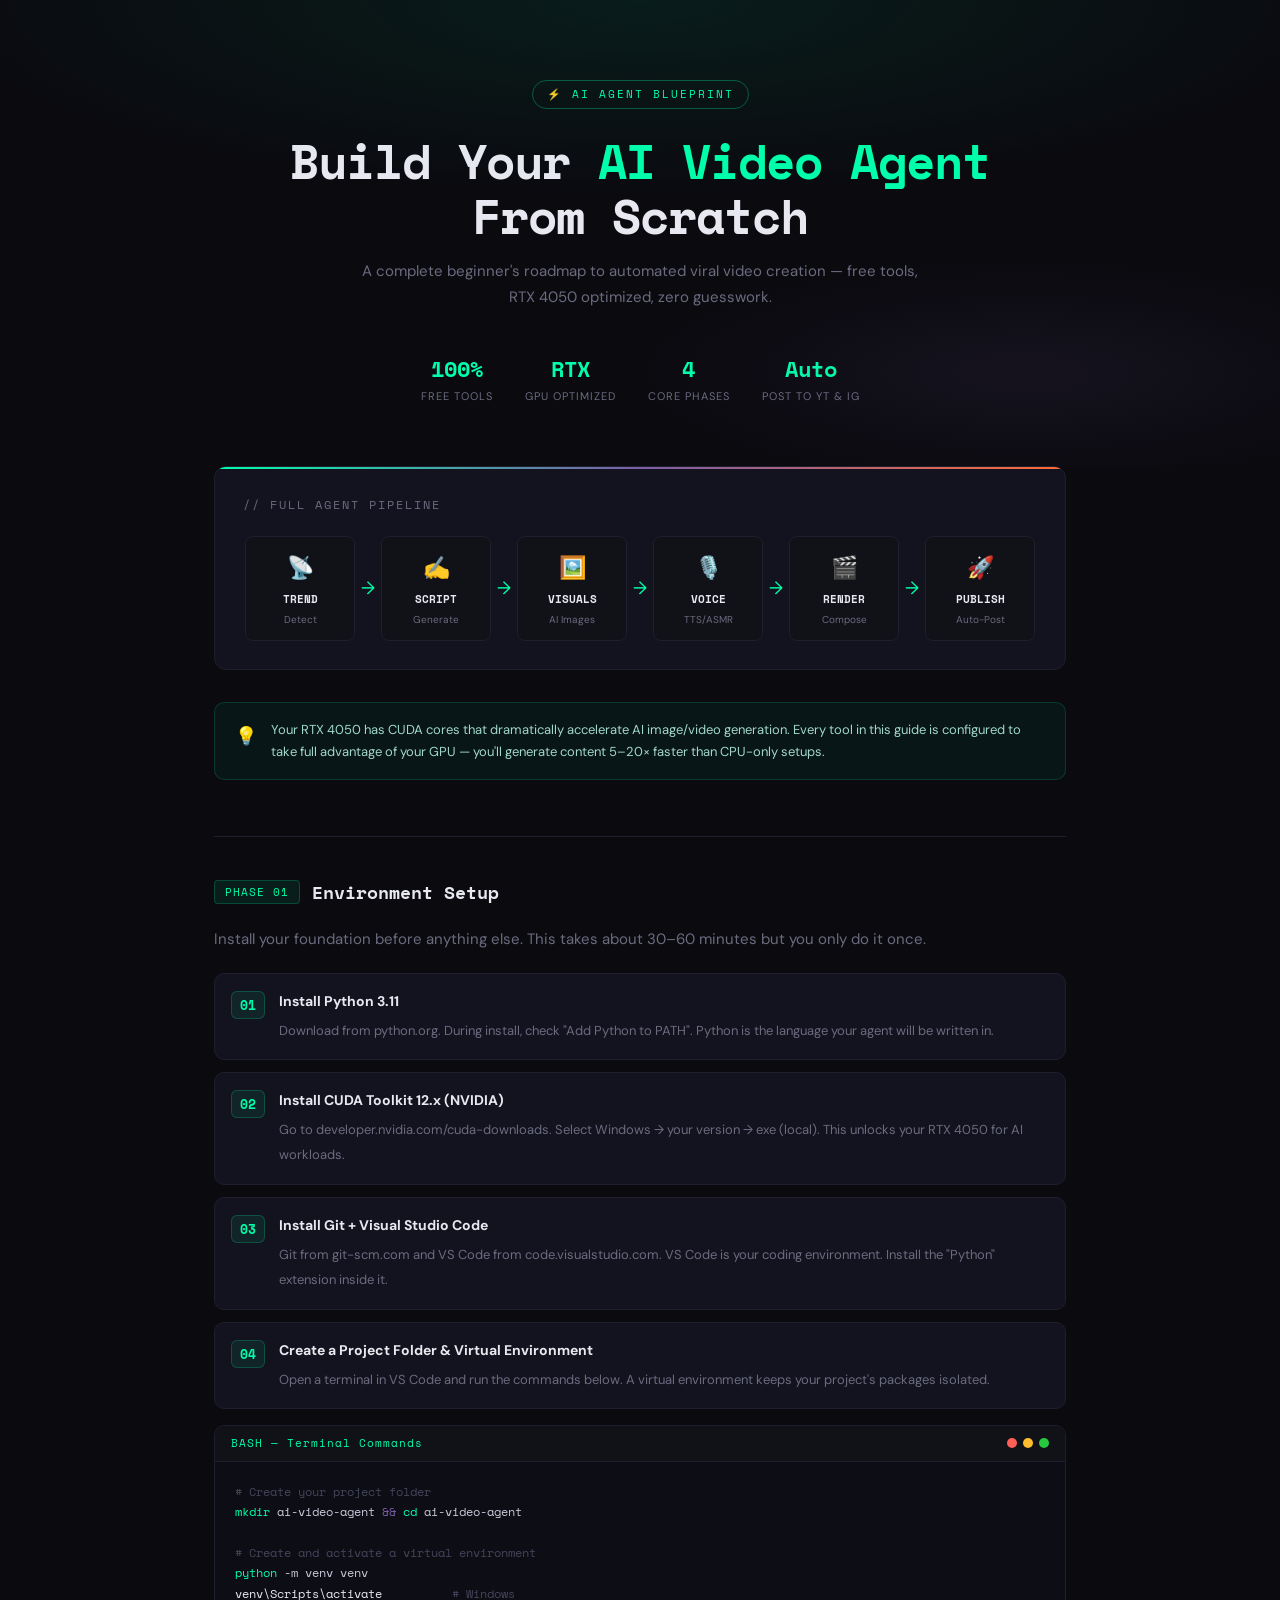
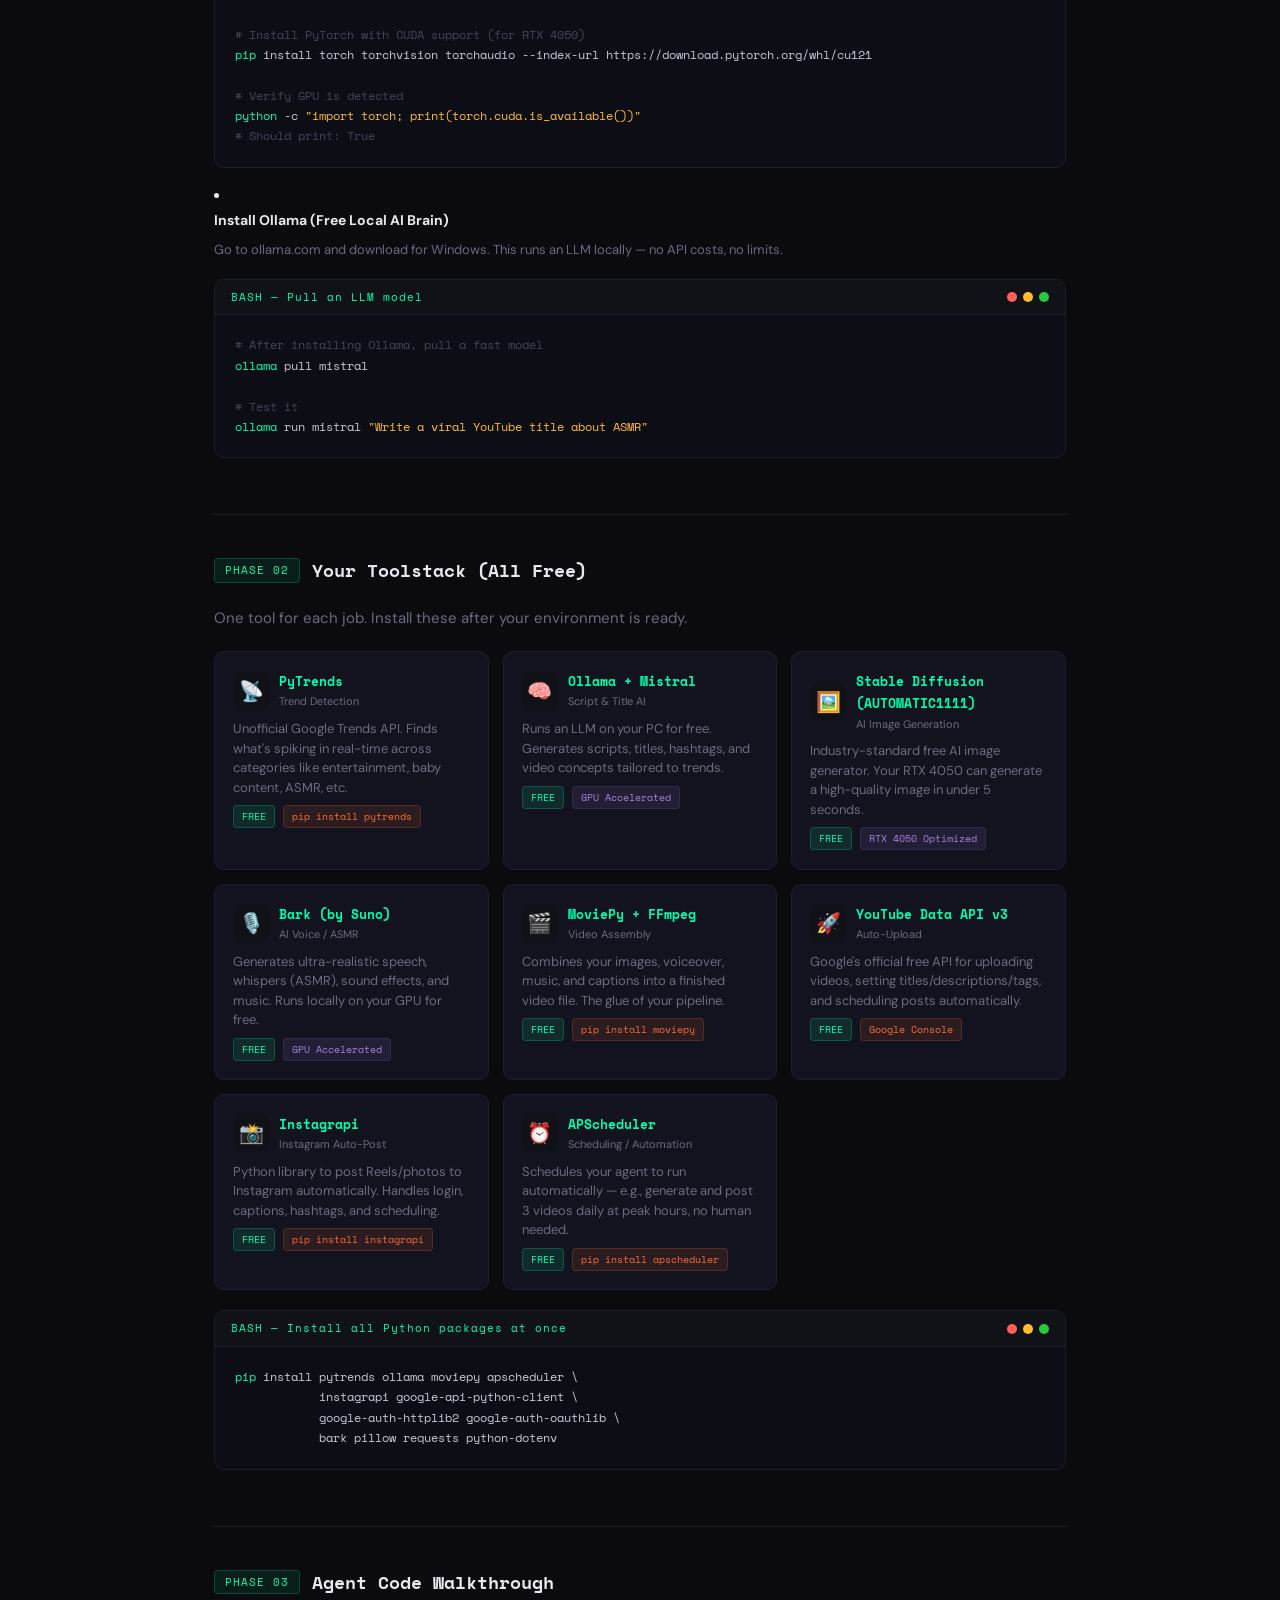
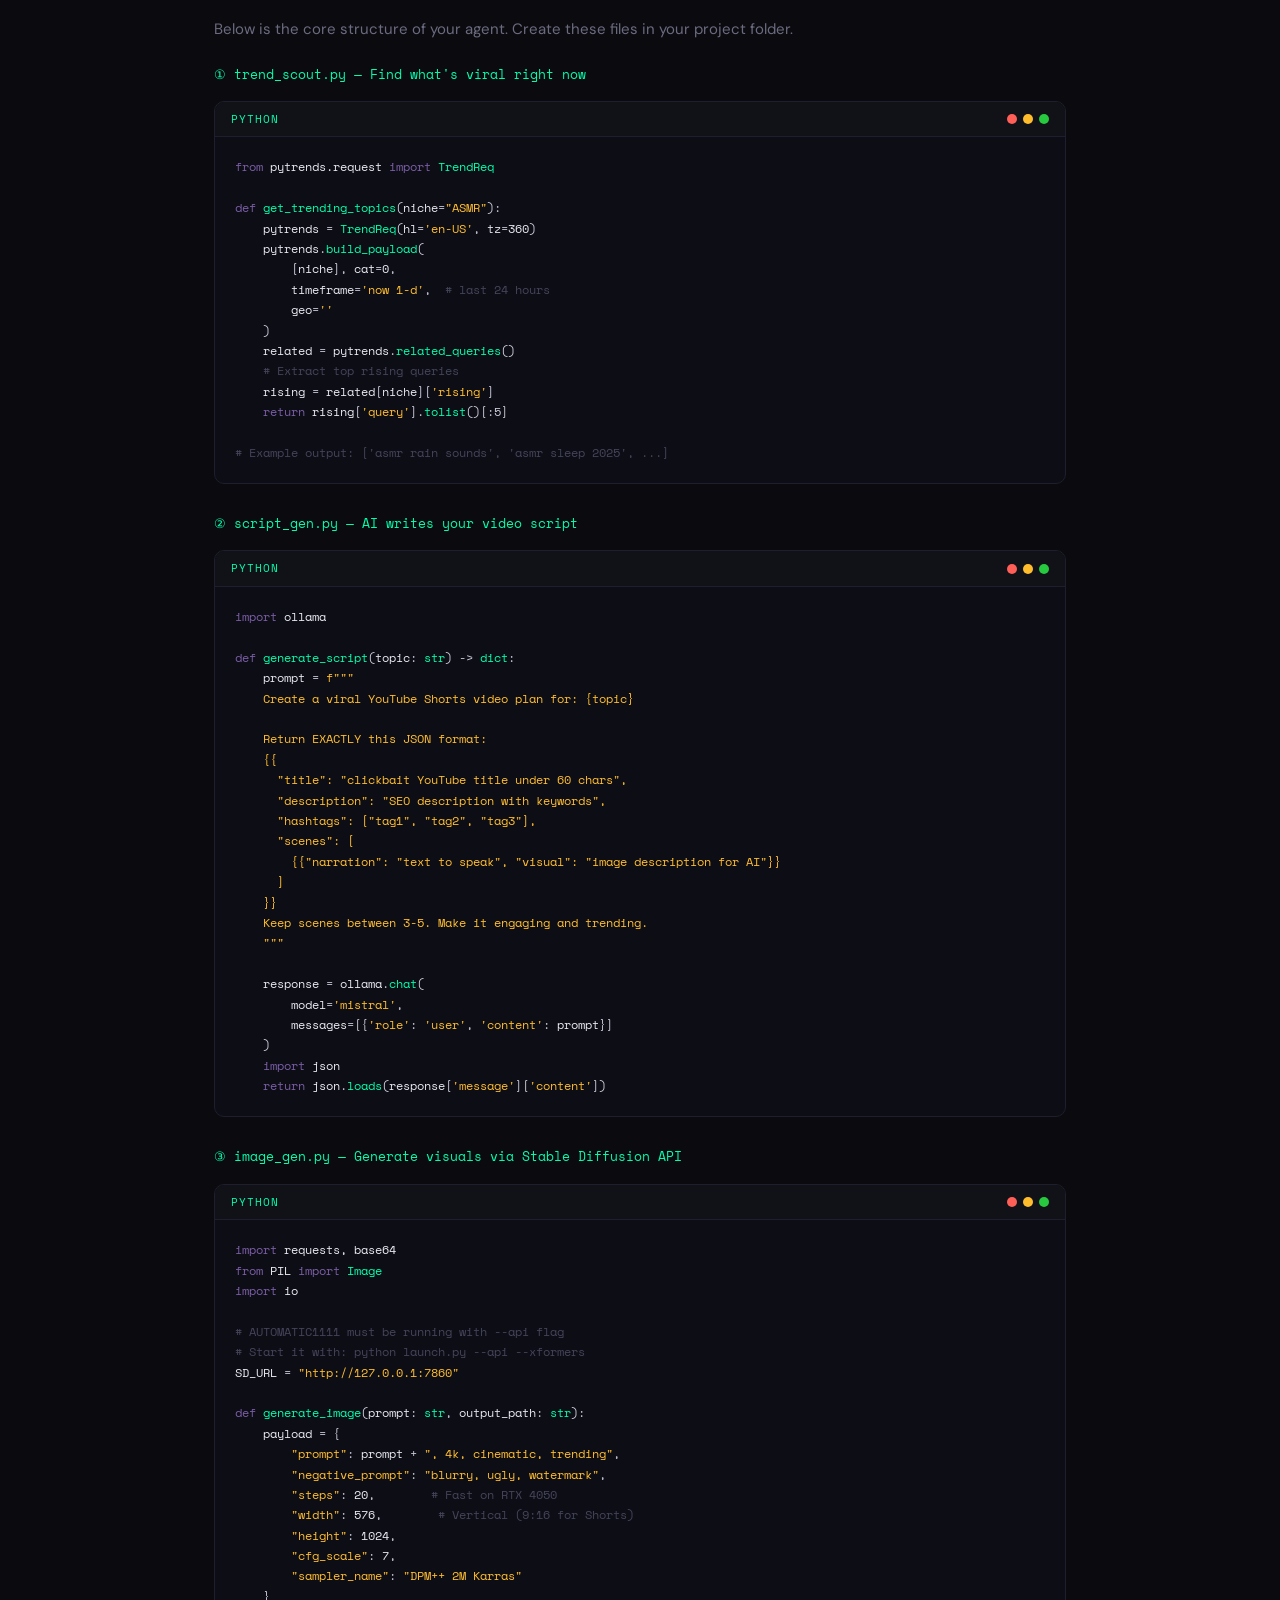
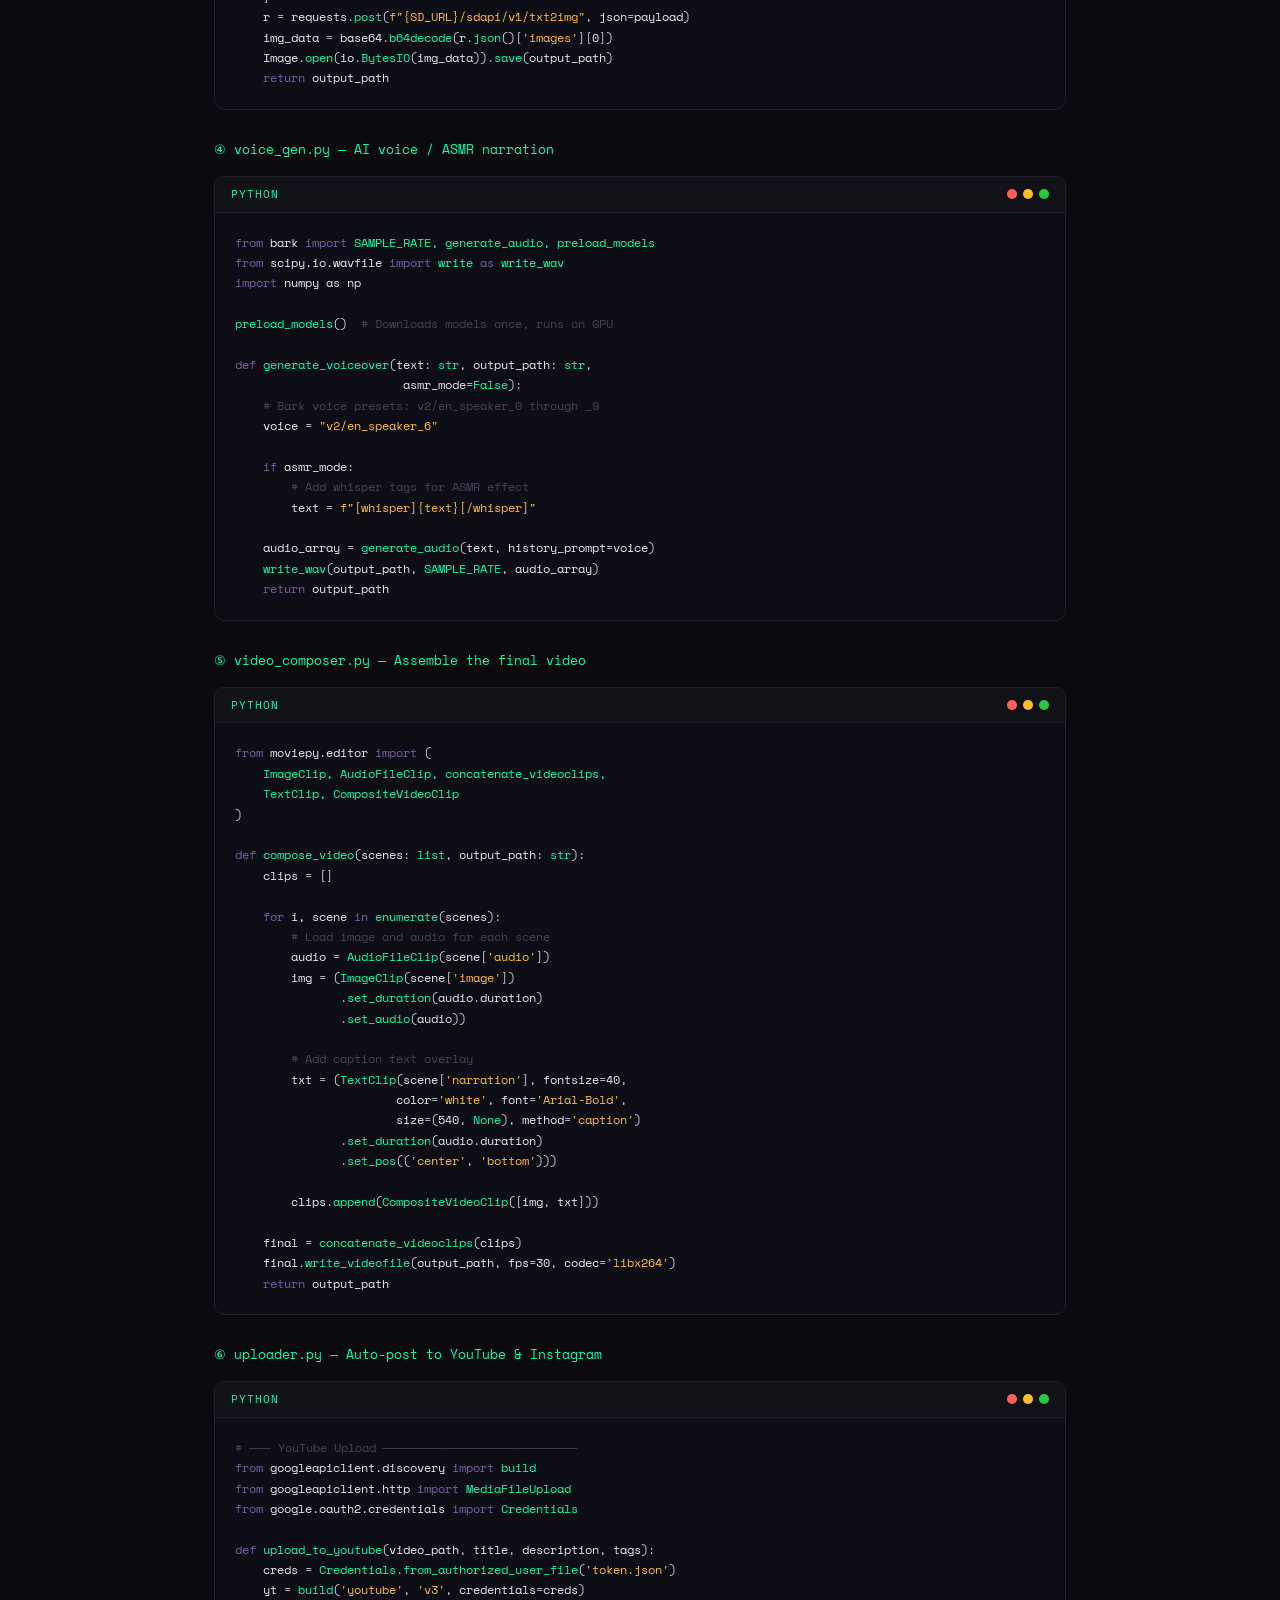
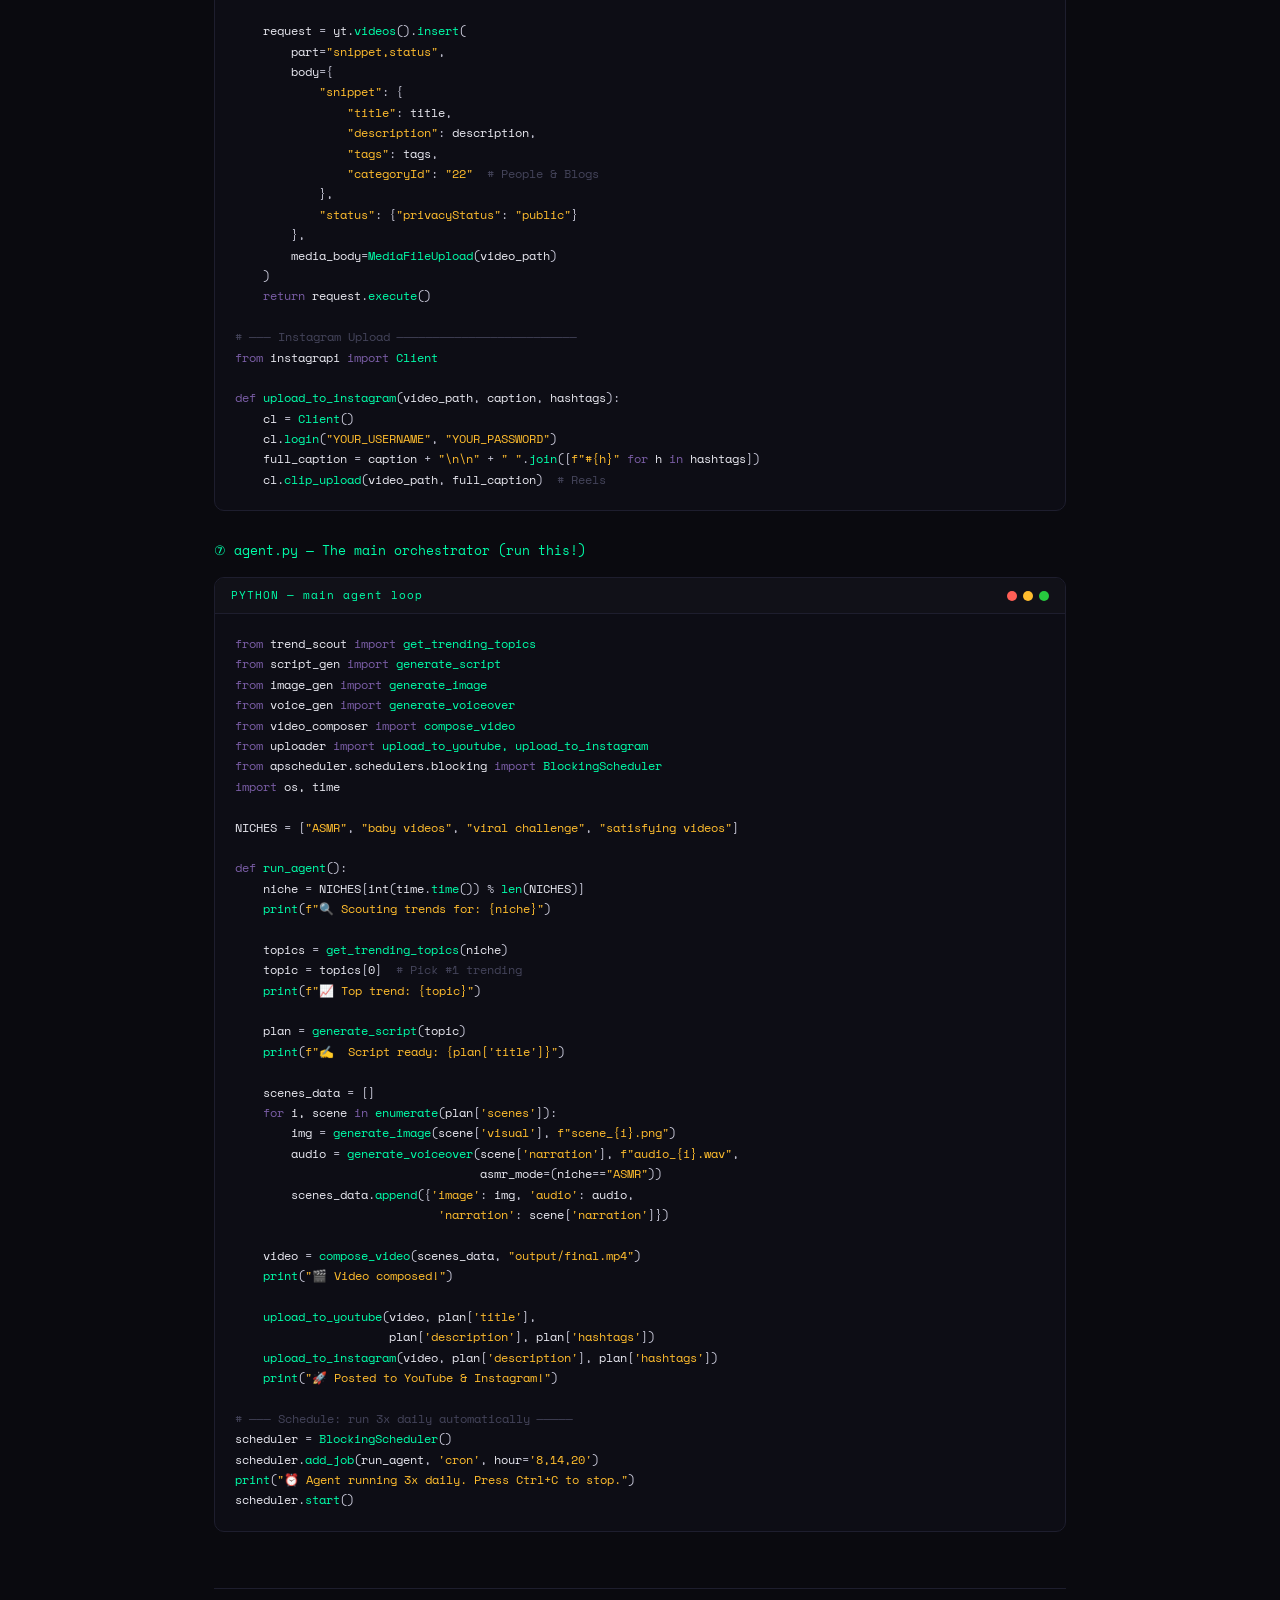
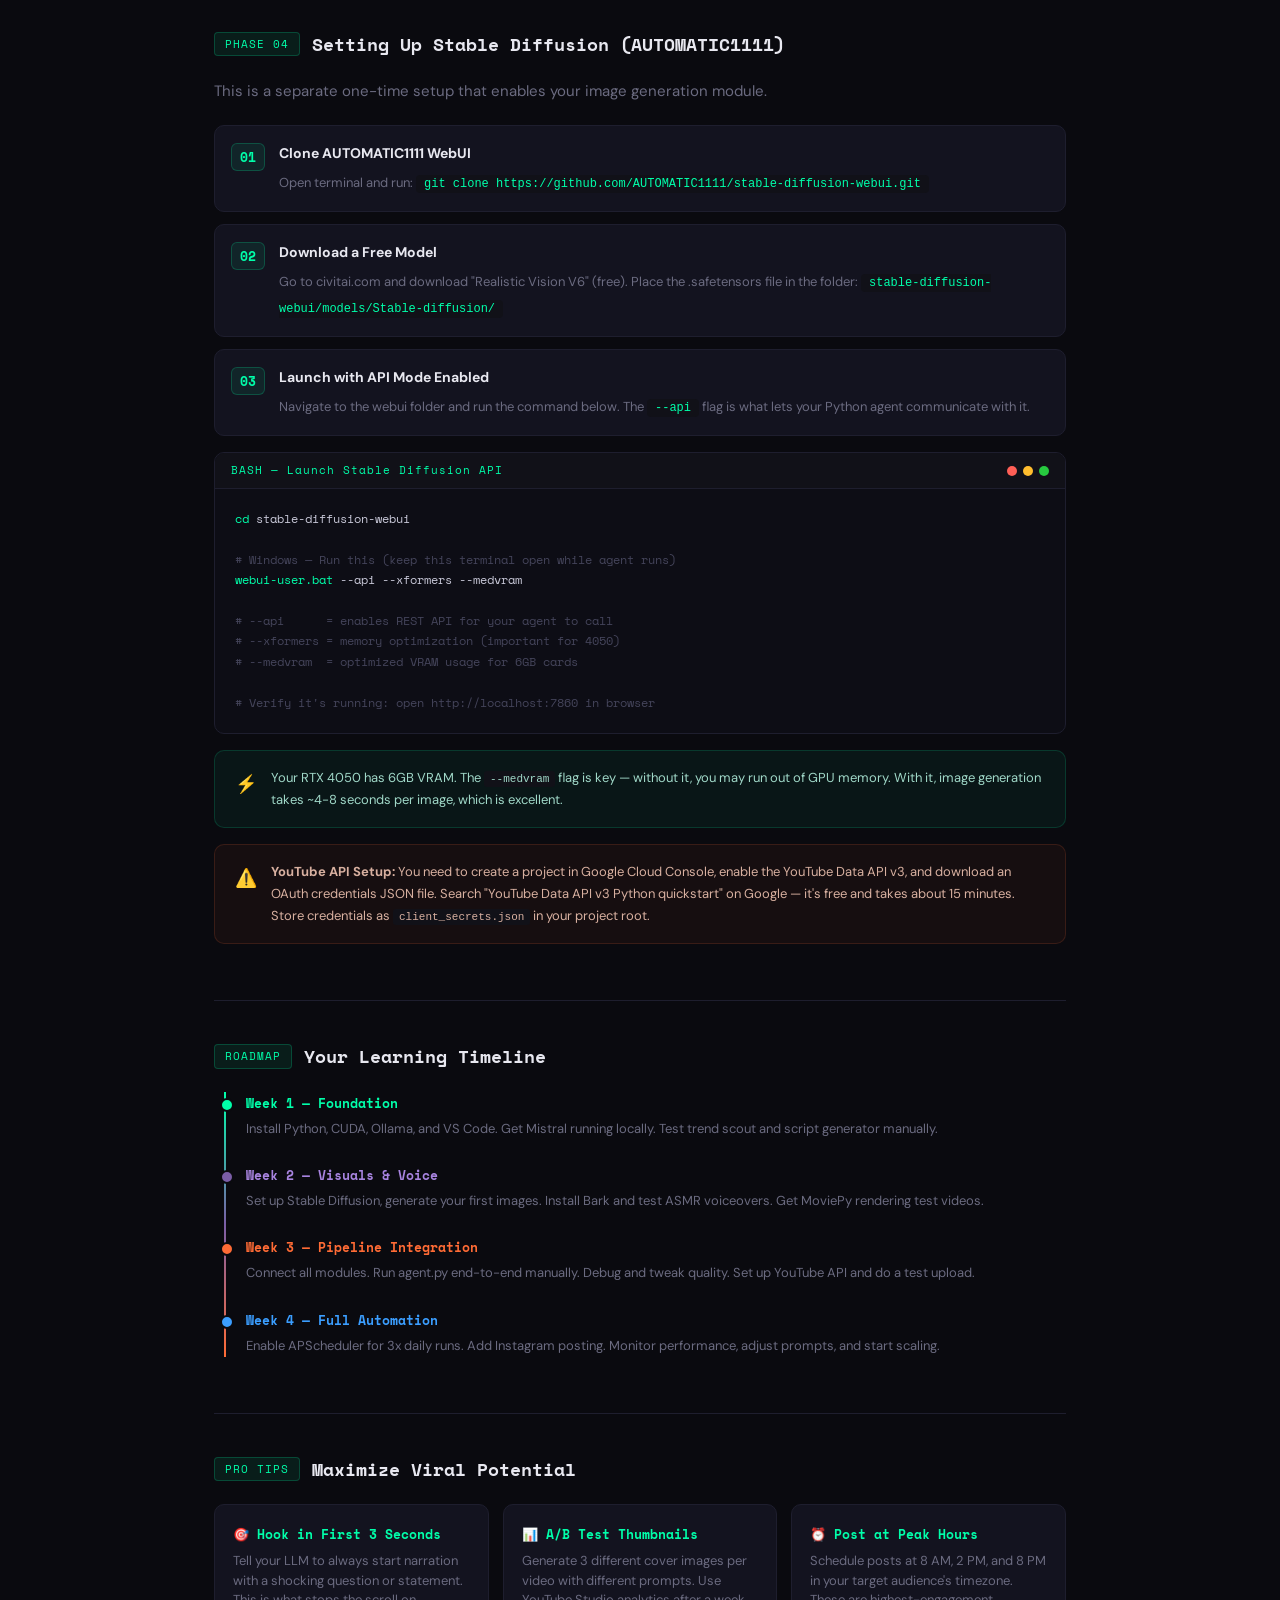
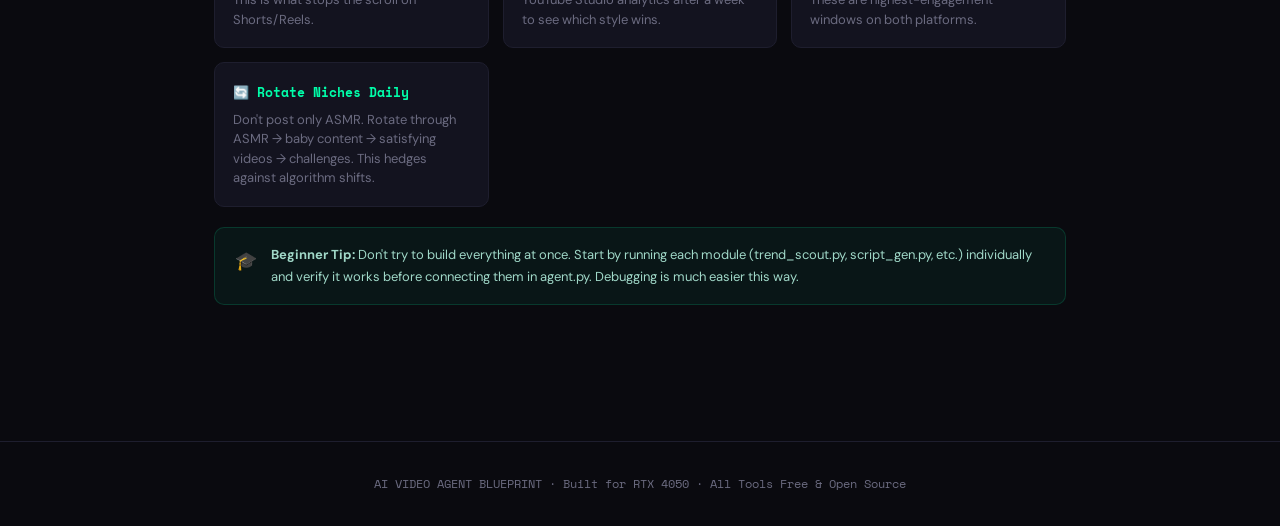
<file: Intermediate projects/Productivity and Utitlity/file organiser/index.html>
<!DOCTYPE html>
<html lang="en">
<head>
<meta charset="UTF-8">
<meta name="viewport" content="width=device-width, initial-scale=1.0">
<title>AI Video Agent Blueprint</title>
<link href="https://fonts.googleapis.com/css2?family=Space+Mono:wght@400;700&family=DM+Sans:wght@300;400;500;700&display=swap" rel="stylesheet">
<style>
  :root {
    --bg: #0a0a0f;
    --surface: #111118;
    --border: #1e1e2e;
    --accent: #00ffaa;
    --accent2: #7b5ea7;
    --accent3: #ff6b35;
    --text: #e8e8f0;
    --muted: #6b6b80;
    --card: #13131f;
  }

  * { margin: 0; padding: 0; box-sizing: border-box; }

  body {
    background: var(--bg);
    color: var(--text);
    font-family: 'DM Sans', sans-serif;
    font-size: 15px;
    line-height: 1.7;
    overflow-x: hidden;
  }

  /* HERO */
  .hero {
    position: relative;
    padding: 80px 40px 60px;
    text-align: center;
    overflow: hidden;
  }

  .hero::before {
    content: '';
    position: absolute;
    inset: 0;
    background: radial-gradient(ellipse 80% 60% at 50% 0%, rgba(0,255,170,0.08), transparent 70%),
                radial-gradient(ellipse 50% 40% at 80% 80%, rgba(123,94,167,0.1), transparent 60%);
    pointer-events: none;
  }

  .hero-badge {
    display: inline-block;
    font-family: 'Space Mono', monospace;
    font-size: 11px;
    color: var(--accent);
    border: 1px solid rgba(0,255,170,0.3);
    padding: 4px 14px;
    border-radius: 999px;
    letter-spacing: 2px;
    margin-bottom: 24px;
    text-transform: uppercase;
  }

  .hero h1 {
    font-family: 'Space Mono', monospace;
    font-size: clamp(26px, 5vw, 48px);
    font-weight: 700;
    line-height: 1.15;
    letter-spacing: -1px;
    margin-bottom: 16px;
  }

  .hero h1 span { color: var(--accent); }

  .hero-sub {
    color: var(--muted);
    font-size: 15px;
    max-width: 560px;
    margin: 0 auto 40px;
  }

  .hero-stats {
    display: flex;
    justify-content: center;
    gap: 32px;
    flex-wrap: wrap;
  }

  .stat {
    text-align: center;
  }

  .stat-val {
    font-family: 'Space Mono', monospace;
    font-size: 22px;
    font-weight: 700;
    color: var(--accent);
  }

  .stat-label {
    font-size: 11px;
    color: var(--muted);
    text-transform: uppercase;
    letter-spacing: 1px;
  }

  /* CONTAINER */
  .container {
    max-width: 900px;
    margin: 0 auto;
    padding: 0 24px 80px;
  }

  /* SECTION */
  .section {
    margin-bottom: 56px;
  }

  .section-header {
    display: flex;
    align-items: center;
    gap: 12px;
    margin-bottom: 20px;
  }

  .step-num {
    font-family: 'Space Mono', monospace;
    font-size: 11px;
    color: var(--accent);
    background: rgba(0,255,170,0.08);
    border: 1px solid rgba(0,255,170,0.2);
    padding: 2px 10px;
    border-radius: 4px;
    letter-spacing: 1px;
  }

  .section-title {
    font-family: 'Space Mono', monospace;
    font-size: 18px;
    font-weight: 700;
    color: var(--text);
  }

  .divider {
    height: 1px;
    background: var(--border);
    margin: 40px 0;
  }

  /* ARCH DIAGRAM */
  .arch {
    background: var(--card);
    border: 1px solid var(--border);
    border-radius: 12px;
    padding: 28px;
    margin-bottom: 32px;
    position: relative;
    overflow: hidden;
  }

  .arch::before {
    content: '';
    position: absolute;
    top: 0; left: 0; right: 0;
    height: 2px;
    background: linear-gradient(90deg, var(--accent), var(--accent2), var(--accent3));
  }

  .arch-title {
    font-family: 'Space Mono', monospace;
    font-size: 12px;
    color: var(--muted);
    letter-spacing: 2px;
    text-transform: uppercase;
    margin-bottom: 20px;
  }

  .pipeline {
    display: flex;
    align-items: center;
    gap: 0;
    flex-wrap: wrap;
    justify-content: center;
  }

  .pipe-node {
    background: var(--surface);
    border: 1px solid var(--border);
    border-radius: 8px;
    padding: 12px 16px;
    text-align: center;
    min-width: 110px;
    flex-shrink: 0;
  }

  .pipe-icon {
    font-size: 22px;
    margin-bottom: 4px;
  }

  .pipe-label {
    font-size: 11px;
    font-family: 'Space Mono', monospace;
    color: var(--text);
    font-weight: 700;
  }

  .pipe-sub {
    font-size: 10px;
    color: var(--muted);
    margin-top: 2px;
  }

  .pipe-arrow {
    color: var(--accent);
    font-size: 18px;
    margin: 0 6px;
    flex-shrink: 0;
  }

  /* TOOL CARDS */
  .tools-grid {
    display: grid;
    grid-template-columns: repeat(auto-fill, minmax(250px, 1fr));
    gap: 14px;
    margin-bottom: 20px;
  }

  .tool-card {
    background: var(--card);
    border: 1px solid var(--border);
    border-radius: 10px;
    padding: 18px;
    transition: border-color 0.2s;
  }

  .tool-card:hover { border-color: rgba(0,255,170,0.3); }

  .tool-card-header {
    display: flex;
    align-items: center;
    gap: 10px;
    margin-bottom: 8px;
  }

  .tool-icon {
    font-size: 20px;
    width: 36px;
    height: 36px;
    display: flex;
    align-items: center;
    justify-content: center;
    background: var(--surface);
    border-radius: 8px;
    flex-shrink: 0;
  }

  .tool-name {
    font-family: 'Space Mono', monospace;
    font-size: 13px;
    font-weight: 700;
    color: var(--accent);
  }

  .tool-role {
    font-size: 11px;
    color: var(--muted);
  }

  .tool-desc {
    font-size: 13px;
    color: var(--muted);
    line-height: 1.5;
  }

  .tag {
    display: inline-block;
    font-size: 10px;
    font-family: 'Space Mono', monospace;
    padding: 2px 8px;
    border-radius: 4px;
    margin-top: 8px;
    margin-right: 4px;
  }

  .tag-free { background: rgba(0,255,170,0.1); color: var(--accent); border: 1px solid rgba(0,255,170,0.2); }
  .tag-gpu { background: rgba(123,94,167,0.15); color: #a884e0; border: 1px solid rgba(123,94,167,0.2); }
  .tag-api { background: rgba(255,107,53,0.1); color: var(--accent3); border: 1px solid rgba(255,107,53,0.2); }

  /* CODE BLOCK */
  .code-block {
    background: #0d0d15;
    border: 1px solid var(--border);
    border-radius: 10px;
    overflow: hidden;
    margin: 16px 0;
  }

  .code-header {
    background: var(--surface);
    border-bottom: 1px solid var(--border);
    padding: 8px 16px;
    display: flex;
    align-items: center;
    justify-content: space-between;
  }

  .code-lang {
    font-family: 'Space Mono', monospace;
    font-size: 11px;
    color: var(--accent);
    letter-spacing: 1px;
  }

  .code-dots {
    display: flex;
    gap: 6px;
  }

  .dot {
    width: 10px;
    height: 10px;
    border-radius: 50%;
  }

  .dot-r { background: #ff5f56; }
  .dot-y { background: #ffbd2e; }
  .dot-g { background: #27c93f; }

  pre {
    padding: 20px;
    overflow-x: auto;
    font-family: 'Space Mono', monospace;
    font-size: 12px;
    line-height: 1.7;
    color: #c8c8d8;
  }

  .kw { color: #7b5ea7; }
  .fn { color: #00ffaa; }
  .str { color: #ffbd2e; }
  .cm { color: #44445a; }
  .var { color: #e8e8f0; }

  /* STEP LIST */
  .step-list {
    counter-reset: steps;
    list-style: none;
    display: flex;
    flex-direction: column;
    gap: 12px;
  }

  .step-list li {
    counter-increment: steps;
    display: flex;
    gap: 14px;
    align-items: flex-start;
    background: var(--card);
    border: 1px solid var(--border);
    border-radius: 10px;
    padding: 16px;
  }

  .step-list li::before {
    content: counter(steps, decimal-leading-zero);
    font-family: 'Space Mono', monospace;
    font-size: 13px;
    font-weight: 700;
    color: var(--accent);
    background: rgba(0,255,170,0.08);
    border: 1px solid rgba(0,255,170,0.2);
    border-radius: 6px;
    padding: 2px 8px;
    flex-shrink: 0;
    margin-top: 1px;
  }

  .step-content strong {
    display: block;
    color: var(--text);
    font-size: 14px;
    margin-bottom: 4px;
  }

  .step-content span {
    color: var(--muted);
    font-size: 13px;
  }

  /* WARN / INFO BOXES */
  .info-box {
    border-radius: 10px;
    padding: 16px 20px;
    margin: 16px 0;
    display: flex;
    gap: 14px;
    align-items: flex-start;
    font-size: 13px;
  }

  .info-box.tip {
    background: rgba(0,255,170,0.05);
    border: 1px solid rgba(0,255,170,0.15);
    color: #a0d8c8;
  }

  .info-box.warn {
    background: rgba(255,107,53,0.05);
    border: 1px solid rgba(255,107,53,0.15);
    color: #d8b0a0;
  }

  .info-icon { font-size: 18px; flex-shrink: 0; margin-top: 2px; }

  /* PHASE TIMELINE */
  .timeline {
    position: relative;
    padding-left: 32px;
  }

  .timeline::before {
    content: '';
    position: absolute;
    left: 10px;
    top: 0;
    bottom: 0;
    width: 2px;
    background: linear-gradient(180deg, var(--accent), var(--accent2), var(--accent3));
  }

  .timeline-item {
    position: relative;
    margin-bottom: 24px;
  }

  .timeline-item::before {
    content: '';
    position: absolute;
    left: -26px;
    top: 6px;
    width: 10px;
    height: 10px;
    border-radius: 50%;
    background: var(--accent);
    border: 2px solid var(--bg);
  }

  .timeline-item:nth-child(2)::before { background: var(--accent2); }
  .timeline-item:nth-child(3)::before { background: var(--accent3); }
  .timeline-item:nth-child(4)::before { background: #3b9eff; }

  .timeline-phase {
    font-family: 'Space Mono', monospace;
    font-size: 13px;
    font-weight: 700;
    color: var(--accent);
    margin-bottom: 4px;
  }

  .timeline-item:nth-child(2) .timeline-phase { color: #a884e0; }
  .timeline-item:nth-child(3) .timeline-phase { color: var(--accent3); }
  .timeline-item:nth-child(4) .timeline-phase { color: #3b9eff; }

  .timeline-desc {
    font-size: 13px;
    color: var(--muted);
  }

  /* FOOTER */
  .footer {
    text-align: center;
    padding: 32px;
    border-top: 1px solid var(--border);
    color: var(--muted);
    font-size: 12px;
    font-family: 'Space Mono', monospace;
  }

  @media (max-width: 600px) {
    .pipeline { gap: 4px; }
    .pipe-arrow { display: none; }
    .hero { padding: 40px 20px 40px; }
  }
</style>
</head>
<body>

<div class="hero">
  <div class="hero-badge">⚡ AI Agent Blueprint</div>
  <h1>Build Your <span>AI Video Agent</span><br>From Scratch</h1>
  <p class="hero-sub">A complete beginner's roadmap to automated viral video creation — free tools, RTX 4050 optimized, zero guesswork.</p>
  <div class="hero-stats">
    <div class="stat"><div class="stat-val">100%</div><div class="stat-label">Free Tools</div></div>
    <div class="stat"><div class="stat-val">RTX</div><div class="stat-label">GPU Optimized</div></div>
    <div class="stat"><div class="stat-val">4</div><div class="stat-label">Core Phases</div></div>
    <div class="stat"><div class="stat-val">Auto</div><div class="stat-label">Post to YT & IG</div></div>
  </div>
</div>

<div class="container">

  <!-- OVERVIEW -->
  <div class="section">
    <div class="arch">
      <div class="arch-title">// Full Agent Pipeline</div>
      <div class="pipeline">
        <div class="pipe-node">
          <div class="pipe-icon">📡</div>
          <div class="pipe-label">TREND</div>
          <div class="pipe-sub">Detect</div>
        </div>
        <div class="pipe-arrow">→</div>
        <div class="pipe-node">
          <div class="pipe-icon">✍️</div>
          <div class="pipe-label">SCRIPT</div>
          <div class="pipe-sub">Generate</div>
        </div>
        <div class="pipe-arrow">→</div>
        <div class="pipe-node">
          <div class="pipe-icon">🖼️</div>
          <div class="pipe-label">VISUALS</div>
          <div class="pipe-sub">AI Images</div>
        </div>
        <div class="pipe-arrow">→</div>
        <div class="pipe-node">
          <div class="pipe-icon">🎙️</div>
          <div class="pipe-label">VOICE</div>
          <div class="pipe-sub">TTS/ASMR</div>
        </div>
        <div class="pipe-arrow">→</div>
        <div class="pipe-node">
          <div class="pipe-icon">🎬</div>
          <div class="pipe-label">RENDER</div>
          <div class="pipe-sub">Compose</div>
        </div>
        <div class="pipe-arrow">→</div>
        <div class="pipe-node">
          <div class="pipe-icon">🚀</div>
          <div class="pipe-label">PUBLISH</div>
          <div class="pipe-sub">Auto-Post</div>
        </div>
      </div>
    </div>

    <div class="info-box tip">
      <div class="info-icon">💡</div>
      <div>Your RTX 4050 has CUDA cores that dramatically accelerate AI image/video generation. Every tool in this guide is configured to take full advantage of your GPU — you'll generate content 5–20× faster than CPU-only setups.</div>
    </div>
  </div>

  <div class="divider"></div>

  <!-- PHASE 1: SETUP -->
  <div class="section">
    <div class="section-header">
      <span class="step-num">PHASE 01</span>
      <span class="section-title">Environment Setup</span>
    </div>
    <p style="color:var(--muted); margin-bottom:20px;">Install your foundation before anything else. This takes about 30–60 minutes but you only do it once.</p>

    <ol class="step-list">
      <li>
        <div class="step-content">
          <strong>Install Python 3.11</strong>
          <span>Download from python.org. During install, check "Add Python to PATH". Python is the language your agent will be written in.</span>
        </div>
      </li>
      <li>
        <div class="step-content">
          <strong>Install CUDA Toolkit 12.x (NVIDIA)</strong>
          <span>Go to developer.nvidia.com/cuda-downloads. Select Windows → your version → exe (local). This unlocks your RTX 4050 for AI workloads.</span>
        </div>
      </li>
      <li>
        <div class="step-content">
          <strong>Install Git + Visual Studio Code</strong>
          <span>Git from git-scm.com and VS Code from code.visualstudio.com. VS Code is your coding environment. Install the "Python" extension inside it.</span>
        </div>
      </li>
      <li>
        <div class="step-content">
          <strong>Create a Project Folder & Virtual Environment</strong>
          <span>Open a terminal in VS Code and run the commands below. A virtual environment keeps your project's packages isolated.</span>
        </div>
      </li>
    </ol>

    <div class="code-block">
      <div class="code-header">
        <span class="code-lang">BASH — Terminal Commands</span>
        <div class="code-dots"><div class="dot dot-r"></div><div class="dot dot-y"></div><div class="dot dot-g"></div></div>
      </div>
      <pre><span class="cm"># Create your project folder</span>
<span class="fn">mkdir</span> ai-video-agent <span class="kw">&&</span> <span class="fn">cd</span> ai-video-agent

<span class="cm"># Create and activate a virtual environment</span>
<span class="fn">python</span> -m venv venv
<span class="var">venv\Scripts\activate</span>          <span class="cm"># Windows</span>

<span class="cm"># Install PyTorch with CUDA support (for RTX 4050)</span>
<span class="fn">pip</span> install torch torchvision torchaudio --index-url https://download.pytorch.org/whl/cu121

<span class="cm"># Verify GPU is detected</span>
<span class="fn">python</span> -c <span class="str">"import torch; print(torch.cuda.is_available())"</span>
<span class="cm"># Should print: True</span></pre>
    </div>

    <li>
      <div class="step-content">
        <strong>Install Ollama (Free Local AI Brain)</strong>
        <span>Go to ollama.com and download for Windows. This runs an LLM locally — no API costs, no limits.</span>
      </div>
    </li>

    <div class="code-block">
      <div class="code-header">
        <span class="code-lang">BASH — Pull an LLM model</span>
        <div class="code-dots"><div class="dot dot-r"></div><div class="dot dot-y"></div><div class="dot dot-g"></div></div>
      </div>
      <pre><span class="cm"># After installing Ollama, pull a fast model</span>
<span class="fn">ollama</span> pull mistral

<span class="cm"># Test it</span>
<span class="fn">ollama</span> run mistral <span class="str">"Write a viral YouTube title about ASMR"</span></pre>
    </div>
  </div>

  <div class="divider"></div>

  <!-- PHASE 2: TOOLS -->
  <div class="section">
    <div class="section-header">
      <span class="step-num">PHASE 02</span>
      <span class="section-title">Your Toolstack (All Free)</span>
    </div>
    <p style="color:var(--muted); margin-bottom:20px;">One tool for each job. Install these after your environment is ready.</p>

    <div class="tools-grid">
      <div class="tool-card">
        <div class="tool-card-header">
          <div class="tool-icon">📡</div>
          <div>
            <div class="tool-name">PyTrends</div>
            <div class="tool-role">Trend Detection</div>
          </div>
        </div>
        <div class="tool-desc">Unofficial Google Trends API. Finds what's spiking in real-time across categories like entertainment, baby content, ASMR, etc.</div>
        <span class="tag tag-free">FREE</span>
        <span class="tag tag-api">pip install pytrends</span>
      </div>

      <div class="tool-card">
        <div class="tool-card-header">
          <div class="tool-icon">🧠</div>
          <div>
            <div class="tool-name">Ollama + Mistral</div>
            <div class="tool-role">Script & Title AI</div>
          </div>
        </div>
        <div class="tool-desc">Runs an LLM on your PC for free. Generates scripts, titles, hashtags, and video concepts tailored to trends.</div>
        <span class="tag tag-free">FREE</span>
        <span class="tag tag-gpu">GPU Accelerated</span>
      </div>

      <div class="tool-card">
        <div class="tool-card-header">
          <div class="tool-icon">🖼️</div>
          <div>
            <div class="tool-name">Stable Diffusion (AUTOMATIC1111)</div>
            <div class="tool-role">AI Image Generation</div>
          </div>
        </div>
        <div class="tool-desc">Industry-standard free AI image generator. Your RTX 4050 can generate a high-quality image in under 5 seconds.</div>
        <span class="tag tag-free">FREE</span>
        <span class="tag tag-gpu">RTX 4050 Optimized</span>
      </div>

      <div class="tool-card">
        <div class="tool-card-header">
          <div class="tool-icon">🎙️</div>
          <div>
            <div class="tool-name">Bark (by Suno)</div>
            <div class="tool-role">AI Voice / ASMR</div>
          </div>
        </div>
        <div class="tool-desc">Generates ultra-realistic speech, whispers (ASMR), sound effects, and music. Runs locally on your GPU for free.</div>
        <span class="tag tag-free">FREE</span>
        <span class="tag tag-gpu">GPU Accelerated</span>
      </div>

      <div class="tool-card">
        <div class="tool-card-header">
          <div class="tool-icon">🎬</div>
          <div>
            <div class="tool-name">MoviePy + FFmpeg</div>
            <div class="tool-role">Video Assembly</div>
          </div>
        </div>
        <div class="tool-desc">Combines your images, voiceover, music, and captions into a finished video file. The glue of your pipeline.</div>
        <span class="tag tag-free">FREE</span>
        <span class="tag tag-api">pip install moviepy</span>
      </div>

      <div class="tool-card">
        <div class="tool-card-header">
          <div class="tool-icon">🚀</div>
          <div>
            <div class="tool-name">YouTube Data API v3</div>
            <div class="tool-role">Auto-Upload</div>
          </div>
        </div>
        <div class="tool-desc">Google's official free API for uploading videos, setting titles/descriptions/tags, and scheduling posts automatically.</div>
        <span class="tag tag-free">FREE</span>
        <span class="tag tag-api">Google Console</span>
      </div>

      <div class="tool-card">
        <div class="tool-card-header">
          <div class="tool-icon">📸</div>
          <div>
            <div class="tool-name">Instagrapi</div>
            <div class="tool-role">Instagram Auto-Post</div>
          </div>
        </div>
        <div class="tool-desc">Python library to post Reels/photos to Instagram automatically. Handles login, captions, hashtags, and scheduling.</div>
        <span class="tag tag-free">FREE</span>
        <span class="tag tag-api">pip install instagrapi</span>
      </div>

      <div class="tool-card">
        <div class="tool-card-header">
          <div class="tool-icon">⏰</div>
          <div>
            <div class="tool-name">APScheduler</div>
            <div class="tool-role">Scheduling / Automation</div>
          </div>
        </div>
        <div class="tool-desc">Schedules your agent to run automatically — e.g., generate and post 3 videos daily at peak hours, no human needed.</div>
        <span class="tag tag-free">FREE</span>
        <span class="tag tag-api">pip install apscheduler</span>
      </div>
    </div>

    <div class="code-block">
      <div class="code-header">
        <span class="code-lang">BASH — Install all Python packages at once</span>
        <div class="code-dots"><div class="dot dot-r"></div><div class="dot dot-y"></div><div class="dot dot-g"></div></div>
      </div>
      <pre><span class="fn">pip</span> install pytrends ollama moviepy apscheduler \
            instagrapi google-api-python-client \
            google-auth-httplib2 google-auth-oauthlib \
            bark pillow requests python-dotenv</pre>
    </div>
  </div>

  <div class="divider"></div>

  <!-- PHASE 3: CODE -->
  <div class="section">
    <div class="section-header">
      <span class="step-num">PHASE 03</span>
      <span class="section-title">Agent Code Walkthrough</span>
    </div>
    <p style="color:var(--muted); margin-bottom:20px;">Below is the core structure of your agent. Create these files in your project folder.</p>

    <!-- STEP 3A: Trend -->
    <div style="margin-bottom:28px;">
      <div style="font-family:'Space Mono',monospace; color:var(--accent); font-size:13px; margin-bottom:8px;">① trend_scout.py — Find what's viral right now</div>
      <div class="code-block">
        <div class="code-header">
          <span class="code-lang">PYTHON</span>
          <div class="code-dots"><div class="dot dot-r"></div><div class="dot dot-y"></div><div class="dot dot-g"></div></div>
        </div>
        <pre><span class="kw">from</span> <span class="var">pytrends.request</span> <span class="kw">import</span> <span class="fn">TrendReq</span>

<span class="kw">def</span> <span class="fn">get_trending_topics</span>(<span class="var">niche</span>=<span class="str">"ASMR"</span>):
    <span class="var">pytrends</span> = <span class="fn">TrendReq</span>(<span class="var">hl</span>=<span class="str">'en-US'</span>, <span class="var">tz</span>=<span class="var">360</span>)
    <span class="var">pytrends</span>.<span class="fn">build_payload</span>(
        [<span class="var">niche</span>], <span class="var">cat</span>=<span class="var">0</span>,
        <span class="var">timeframe</span>=<span class="str">'now 1-d'</span>,  <span class="cm"># last 24 hours</span>
        <span class="var">geo</span>=<span class="str">''</span>
    )
    <span class="var">related</span> = <span class="var">pytrends</span>.<span class="fn">related_queries</span>()
    <span class="cm"># Extract top rising queries</span>
    <span class="var">rising</span> = <span class="var">related</span>[<span class="var">niche</span>][<span class="str">'rising'</span>]
    <span class="kw">return</span> <span class="var">rising</span>[<span class="str">'query'</span>].<span class="fn">tolist</span>()[:5]

<span class="cm"># Example output: ['asmr rain sounds', 'asmr sleep 2025', ...]</span></pre>
      </div>
    </div>

    <!-- STEP 3B: Script -->
    <div style="margin-bottom:28px;">
      <div style="font-family:'Space Mono',monospace; color:var(--accent); font-size:13px; margin-bottom:8px;">② script_gen.py — AI writes your video script</div>
      <div class="code-block">
        <div class="code-header">
          <span class="code-lang">PYTHON</span>
          <div class="code-dots"><div class="dot dot-r"></div><div class="dot dot-y"></div><div class="dot dot-g"></div></div>
        </div>
        <pre><span class="kw">import</span> <span class="var">ollama</span>

<span class="kw">def</span> <span class="fn">generate_script</span>(<span class="var">topic</span>: <span class="fn">str</span>) -> <span class="fn">dict</span>:
    <span class="var">prompt</span> = <span class="str">f"""
    Create a viral YouTube Shorts video plan for: {topic}
    
    Return EXACTLY this JSON format:
    {{
      "title": "clickbait YouTube title under 60 chars",
      "description": "SEO description with keywords",
      "hashtags": ["tag1", "tag2", "tag3"],
      "scenes": [
        {{"narration": "text to speak", "visual": "image description for AI"}}
      ]
    }}
    Keep scenes between 3-5. Make it engaging and trending.
    """</span>
    
    <span class="var">response</span> = <span class="var">ollama</span>.<span class="fn">chat</span>(
        <span class="var">model</span>=<span class="str">'mistral'</span>,
        <span class="var">messages</span>=[{<span class="str">'role'</span>: <span class="str">'user'</span>, <span class="str">'content'</span>: <span class="var">prompt</span>}]
    )
    <span class="kw">import</span> <span class="var">json</span>
    <span class="kw">return</span> <span class="var">json</span>.<span class="fn">loads</span>(<span class="var">response</span>[<span class="str">'message'</span>][<span class="str">'content'</span>])</pre>
      </div>
    </div>

    <!-- STEP 3C: Images -->
    <div style="margin-bottom:28px;">
      <div style="font-family:'Space Mono',monospace; color:var(--accent); font-size:13px; margin-bottom:8px;">③ image_gen.py — Generate visuals via Stable Diffusion API</div>
      <div class="code-block">
        <div class="code-header">
          <span class="code-lang">PYTHON</span>
          <div class="code-dots"><div class="dot dot-r"></div><div class="dot dot-y"></div><div class="dot dot-g"></div></div>
        </div>
        <pre><span class="kw">import</span> <span class="var">requests, base64</span>
<span class="kw">from</span> <span class="var">PIL</span> <span class="kw">import</span> <span class="fn">Image</span>
<span class="kw">import</span> <span class="var">io</span>

<span class="cm"># AUTOMATIC1111 must be running with --api flag</span>
<span class="cm"># Start it with: python launch.py --api --xformers</span>
<span class="var">SD_URL</span> = <span class="str">"http://127.0.0.1:7860"</span>

<span class="kw">def</span> <span class="fn">generate_image</span>(<span class="var">prompt</span>: <span class="fn">str</span>, <span class="var">output_path</span>: <span class="fn">str</span>):
    <span class="var">payload</span> = {
        <span class="str">"prompt"</span>: <span class="var">prompt</span> + <span class="str">", 4k, cinematic, trending"</span>,
        <span class="str">"negative_prompt"</span>: <span class="str">"blurry, ugly, watermark"</span>,
        <span class="str">"steps"</span>: <span class="var">20</span>,        <span class="cm"># Fast on RTX 4050</span>
        <span class="str">"width"</span>: <span class="var">576</span>,        <span class="cm"># Vertical (9:16 for Shorts)</span>
        <span class="str">"height"</span>: <span class="var">1024</span>,
        <span class="str">"cfg_scale"</span>: <span class="var">7</span>,
        <span class="str">"sampler_name"</span>: <span class="str">"DPM++ 2M Karras"</span>
    }
    <span class="var">r</span> = <span class="var">requests</span>.<span class="fn">post</span>(<span class="str">f"{SD_URL}/sdapi/v1/txt2img"</span>, <span class="var">json</span>=<span class="var">payload</span>)
    <span class="var">img_data</span> = <span class="var">base64</span>.<span class="fn">b64decode</span>(<span class="var">r</span>.<span class="fn">json</span>()[<span class="str">'images'</span>][<span class="var">0</span>])
    <span class="var">Image</span>.<span class="fn">open</span>(<span class="var">io</span>.<span class="fn">BytesIO</span>(<span class="var">img_data</span>)).<span class="fn">save</span>(<span class="var">output_path</span>)
    <span class="kw">return</span> <span class="var">output_path</span></pre>
      </div>
    </div>

    <!-- STEP 3D: Voice -->
    <div style="margin-bottom:28px;">
      <div style="font-family:'Space Mono',monospace; color:var(--accent); font-size:13px; margin-bottom:8px;">④ voice_gen.py — AI voice / ASMR narration</div>
      <div class="code-block">
        <div class="code-header">
          <span class="code-lang">PYTHON</span>
          <div class="code-dots"><div class="dot dot-r"></div><div class="dot dot-y"></div><div class="dot dot-g"></div></div>
        </div>
        <pre><span class="kw">from</span> <span class="var">bark</span> <span class="kw">import</span> <span class="fn">SAMPLE_RATE, generate_audio, preload_models</span>
<span class="kw">from</span> <span class="var">scipy.io.wavfile</span> <span class="kw">import</span> <span class="fn">write</span> <span class="kw">as</span> <span class="fn">write_wav</span>
<span class="kw">import</span> <span class="var">numpy as np</span>

<span class="fn">preload_models</span>()  <span class="cm"># Downloads models once, runs on GPU</span>

<span class="kw">def</span> <span class="fn">generate_voiceover</span>(<span class="var">text</span>: <span class="fn">str</span>, <span class="var">output_path</span>: <span class="fn">str</span>,
                        <span class="var">asmr_mode</span>=<span class="fn">False</span>):
    <span class="cm"># Bark voice presets: v2/en_speaker_0 through _9</span>
    <span class="var">voice</span> = <span class="str">"v2/en_speaker_6"</span>
    
    <span class="kw">if</span> <span class="var">asmr_mode</span>:
        <span class="cm"># Add whisper tags for ASMR effect</span>
        <span class="var">text</span> = <span class="str">f"[whisper]{text}[/whisper]"</span>
    
    <span class="var">audio_array</span> = <span class="fn">generate_audio</span>(<span class="var">text</span>, <span class="var">history_prompt</span>=<span class="var">voice</span>)
    <span class="fn">write_wav</span>(<span class="var">output_path</span>, <span class="fn">SAMPLE_RATE</span>, <span class="var">audio_array</span>)
    <span class="kw">return</span> <span class="var">output_path</span></pre>
      </div>
    </div>

    <!-- STEP 3E: Video -->
    <div style="margin-bottom:28px;">
      <div style="font-family:'Space Mono',monospace; color:var(--accent); font-size:13px; margin-bottom:8px;">⑤ video_composer.py — Assemble the final video</div>
      <div class="code-block">
        <div class="code-header">
          <span class="code-lang">PYTHON</span>
          <div class="code-dots"><div class="dot dot-r"></div><div class="dot dot-y"></div><div class="dot dot-g"></div></div>
        </div>
        <pre><span class="kw">from</span> <span class="var">moviepy.editor</span> <span class="kw">import</span> (
    <span class="fn">ImageClip, AudioFileClip, concatenate_videoclips,
    TextClip, CompositeVideoClip</span>
)

<span class="kw">def</span> <span class="fn">compose_video</span>(<span class="var">scenes</span>: <span class="fn">list</span>, <span class="var">output_path</span>: <span class="fn">str</span>):
    <span class="var">clips</span> = []
    
    <span class="kw">for</span> <span class="var">i, scene</span> <span class="kw">in</span> <span class="fn">enumerate</span>(<span class="var">scenes</span>):
        <span class="cm"># Load image and audio for each scene</span>
        <span class="var">audio</span> = <span class="fn">AudioFileClip</span>(<span class="var">scene</span>[<span class="str">'audio'</span>])
        <span class="var">img</span> = (<span class="fn">ImageClip</span>(<span class="var">scene</span>[<span class="str">'image'</span>])
               .<span class="fn">set_duration</span>(<span class="var">audio</span>.<span class="var">duration</span>)
               .<span class="fn">set_audio</span>(<span class="var">audio</span>))
        
        <span class="cm"># Add caption text overlay</span>
        <span class="var">txt</span> = (<span class="fn">TextClip</span>(<span class="var">scene</span>[<span class="str">'narration'</span>], <span class="var">fontsize</span>=<span class="var">40</span>,
                       <span class="var">color</span>=<span class="str">'white'</span>, <span class="var">font</span>=<span class="str">'Arial-Bold'</span>,
                       <span class="var">size</span>=(<span class="var">540</span>, <span class="fn">None</span>), <span class="var">method</span>=<span class="str">'caption'</span>)
               .<span class="fn">set_duration</span>(<span class="var">audio</span>.<span class="var">duration</span>)
               .<span class="fn">set_pos</span>((<span class="str">'center'</span>, <span class="str">'bottom'</span>)))
        
        <span class="var">clips</span>.<span class="fn">append</span>(<span class="fn">CompositeVideoClip</span>([<span class="var">img</span>, <span class="var">txt</span>]))
    
    <span class="var">final</span> = <span class="fn">concatenate_videoclips</span>(<span class="var">clips</span>)
    <span class="var">final</span>.<span class="fn">write_videofile</span>(<span class="var">output_path</span>, <span class="var">fps</span>=<span class="var">30</span>, <span class="var">codec</span>=<span class="str">'libx264'</span>)
    <span class="kw">return</span> <span class="var">output_path</span></pre>
      </div>
    </div>

    <!-- STEP 3F: Uploader -->
    <div style="margin-bottom:28px;">
      <div style="font-family:'Space Mono',monospace; color:var(--accent); font-size:13px; margin-bottom:8px;">⑥ uploader.py — Auto-post to YouTube & Instagram</div>
      <div class="code-block">
        <div class="code-header">
          <span class="code-lang">PYTHON</span>
          <div class="code-dots"><div class="dot dot-r"></div><div class="dot dot-y"></div><div class="dot dot-g"></div></div>
        </div>
        <pre><span class="cm"># ─── YouTube Upload ───────────────────────────</span>
<span class="kw">from</span> <span class="var">googleapiclient.discovery</span> <span class="kw">import</span> <span class="fn">build</span>
<span class="kw">from</span> <span class="var">googleapiclient.http</span> <span class="kw">import</span> <span class="fn">MediaFileUpload</span>
<span class="kw">from</span> <span class="var">google.oauth2.credentials</span> <span class="kw">import</span> <span class="fn">Credentials</span>

<span class="kw">def</span> <span class="fn">upload_to_youtube</span>(<span class="var">video_path</span>, <span class="var">title</span>, <span class="var">description</span>, <span class="var">tags</span>):
    <span class="var">creds</span> = <span class="fn">Credentials</span>.<span class="fn">from_authorized_user_file</span>(<span class="str">'token.json'</span>)
    <span class="var">yt</span> = <span class="fn">build</span>(<span class="str">'youtube'</span>, <span class="str">'v3'</span>, <span class="var">credentials</span>=<span class="var">creds</span>)
    
    <span class="var">request</span> = <span class="var">yt</span>.<span class="fn">videos</span>().<span class="fn">insert</span>(
        <span class="var">part</span>=<span class="str">"snippet,status"</span>,
        <span class="var">body</span>={
            <span class="str">"snippet"</span>: {
                <span class="str">"title"</span>: <span class="var">title</span>,
                <span class="str">"description"</span>: <span class="var">description</span>,
                <span class="str">"tags"</span>: <span class="var">tags</span>,
                <span class="str">"categoryId"</span>: <span class="str">"22"</span>  <span class="cm"># People & Blogs</span>
            },
            <span class="str">"status"</span>: {<span class="str">"privacyStatus"</span>: <span class="str">"public"</span>}
        },
        <span class="var">media_body</span>=<span class="fn">MediaFileUpload</span>(<span class="var">video_path</span>)
    )
    <span class="kw">return</span> <span class="var">request</span>.<span class="fn">execute</span>()

<span class="cm"># ─── Instagram Upload ─────────────────────────</span>
<span class="kw">from</span> <span class="var">instagrapi</span> <span class="kw">import</span> <span class="fn">Client</span>

<span class="kw">def</span> <span class="fn">upload_to_instagram</span>(<span class="var">video_path</span>, <span class="var">caption</span>, <span class="var">hashtags</span>):
    <span class="var">cl</span> = <span class="fn">Client</span>()
    <span class="var">cl</span>.<span class="fn">login</span>(<span class="str">"YOUR_USERNAME"</span>, <span class="str">"YOUR_PASSWORD"</span>)
    <span class="var">full_caption</span> = <span class="var">caption</span> + <span class="str">"\n\n"</span> + <span class="str">" "</span>.<span class="fn">join</span>([<span class="str">f"#{h}"</span> <span class="kw">for</span> <span class="var">h</span> <span class="kw">in</span> <span class="var">hashtags</span>])
    <span class="var">cl</span>.<span class="fn">clip_upload</span>(<span class="var">video_path</span>, <span class="var">full_caption</span>)  <span class="cm"># Reels</span></pre>
      </div>
    </div>

    <!-- STEP 3G: Main Agent -->
    <div style="margin-bottom:28px;">
      <div style="font-family:'Space Mono',monospace; color:var(--accent); font-size:13px; margin-bottom:8px;">⑦ agent.py — The main orchestrator (run this!)</div>
      <div class="code-block">
        <div class="code-header">
          <span class="code-lang">PYTHON — main agent loop</span>
          <div class="code-dots"><div class="dot dot-r"></div><div class="dot dot-y"></div><div class="dot dot-g"></div></div>
        </div>
        <pre><span class="kw">from</span> <span class="var">trend_scout</span> <span class="kw">import</span> <span class="fn">get_trending_topics</span>
<span class="kw">from</span> <span class="var">script_gen</span> <span class="kw">import</span> <span class="fn">generate_script</span>
<span class="kw">from</span> <span class="var">image_gen</span> <span class="kw">import</span> <span class="fn">generate_image</span>
<span class="kw">from</span> <span class="var">voice_gen</span> <span class="kw">import</span> <span class="fn">generate_voiceover</span>
<span class="kw">from</span> <span class="var">video_composer</span> <span class="kw">import</span> <span class="fn">compose_video</span>
<span class="kw">from</span> <span class="var">uploader</span> <span class="kw">import</span> <span class="fn">upload_to_youtube, upload_to_instagram</span>
<span class="kw">from</span> <span class="var">apscheduler.schedulers.blocking</span> <span class="kw">import</span> <span class="fn">BlockingScheduler</span>
<span class="kw">import</span> <span class="var">os, time</span>

<span class="var">NICHES</span> = [<span class="str">"ASMR"</span>, <span class="str">"baby videos"</span>, <span class="str">"viral challenge"</span>, <span class="str">"satisfying videos"</span>]

<span class="kw">def</span> <span class="fn">run_agent</span>():
    <span class="var">niche</span> = <span class="var">NICHES</span>[<span class="var">int</span>(<span class="var">time</span>.<span class="fn">time</span>()) % <span class="fn">len</span>(<span class="var">NICHES</span>)]
    <span class="fn">print</span>(<span class="str">f"🔍 Scouting trends for: {niche}"</span>)

    <span class="var">topics</span> = <span class="fn">get_trending_topics</span>(<span class="var">niche</span>)
    <span class="var">topic</span> = <span class="var">topics</span>[<span class="var">0</span>]  <span class="cm"># Pick #1 trending</span>
    <span class="fn">print</span>(<span class="str">f"📈 Top trend: {topic}"</span>)

    <span class="var">plan</span> = <span class="fn">generate_script</span>(<span class="var">topic</span>)
    <span class="fn">print</span>(<span class="str">f"✍️  Script ready: {plan['title']}"</span>)

    <span class="var">scenes_data</span> = []
    <span class="kw">for</span> <span class="var">i, scene</span> <span class="kw">in</span> <span class="fn">enumerate</span>(<span class="var">plan</span>[<span class="str">'scenes'</span>]):
        <span class="var">img</span> = <span class="fn">generate_image</span>(<span class="var">scene</span>[<span class="str">'visual'</span>], <span class="str">f"scene_{i}.png"</span>)
        <span class="var">audio</span> = <span class="fn">generate_voiceover</span>(<span class="var">scene</span>[<span class="str">'narration'</span>], <span class="str">f"audio_{i}.wav"</span>,
                                   <span class="var">asmr_mode</span>=(<span class="var">niche</span>==<span class="str">"ASMR"</span>))
        <span class="var">scenes_data</span>.<span class="fn">append</span>({<span class="str">'image'</span>: <span class="var">img</span>, <span class="str">'audio'</span>: <span class="var">audio</span>,
                             <span class="str">'narration'</span>: <span class="var">scene</span>[<span class="str">'narration'</span>]})

    <span class="var">video</span> = <span class="fn">compose_video</span>(<span class="var">scenes_data</span>, <span class="str">"output/final.mp4"</span>)
    <span class="fn">print</span>(<span class="str">"🎬 Video composed!"</span>)

    <span class="fn">upload_to_youtube</span>(<span class="var">video</span>, <span class="var">plan</span>[<span class="str">'title'</span>],
                      <span class="var">plan</span>[<span class="str">'description'</span>], <span class="var">plan</span>[<span class="str">'hashtags'</span>])
    <span class="fn">upload_to_instagram</span>(<span class="var">video</span>, <span class="var">plan</span>[<span class="str">'description'</span>], <span class="var">plan</span>[<span class="str">'hashtags'</span>])
    <span class="fn">print</span>(<span class="str">"🚀 Posted to YouTube & Instagram!"</span>)

<span class="cm"># ─── Schedule: run 3x daily automatically ─────</span>
<span class="var">scheduler</span> = <span class="fn">BlockingScheduler</span>()
<span class="var">scheduler</span>.<span class="fn">add_job</span>(<span class="var">run_agent</span>, <span class="str">'cron'</span>, <span class="var">hour</span>=<span class="str">'8,14,20'</span>)
<span class="fn">print</span>(<span class="str">"⏰ Agent running 3x daily. Press Ctrl+C to stop."</span>)
<span class="var">scheduler</span>.<span class="fn">start</span>()</pre>
      </div>
    </div>
  </div>

  <div class="divider"></div>

  <!-- PHASE 4: STABLE DIFFUSION SETUP -->
  <div class="section">
    <div class="section-header">
      <span class="step-num">PHASE 04</span>
      <span class="section-title">Setting Up Stable Diffusion (AUTOMATIC1111)</span>
    </div>
    <p style="color:var(--muted); margin-bottom:20px;">This is a separate one-time setup that enables your image generation module.</p>

    <ol class="step-list">
      <li>
        <div class="step-content">
          <strong>Clone AUTOMATIC1111 WebUI</strong>
          <span>Open terminal and run: <code style="background:var(--surface);padding:2px 8px;border-radius:4px;font-size:12px;color:var(--accent)">git clone https://github.com/AUTOMATIC1111/stable-diffusion-webui.git</code></span>
        </div>
      </li>
      <li>
        <div class="step-content">
          <strong>Download a Free Model</strong>
          <span>Go to civitai.com and download "Realistic Vision V6" (free). Place the .safetensors file in the folder: <code style="background:var(--surface);padding:2px 8px;border-radius:4px;font-size:12px;color:var(--accent)">stable-diffusion-webui/models/Stable-diffusion/</code></span>
        </div>
      </li>
      <li>
        <div class="step-content">
          <strong>Launch with API Mode Enabled</strong>
          <span>Navigate to the webui folder and run the command below. The <code style="background:var(--surface);padding:2px 8px;border-radius:4px;font-size:12px;color:var(--accent)">--api</code> flag is what lets your Python agent communicate with it.</span>
        </div>
      </li>
    </ol>

    <div class="code-block">
      <div class="code-header">
        <span class="code-lang">BASH — Launch Stable Diffusion API</span>
        <div class="code-dots"><div class="dot dot-r"></div><div class="dot dot-y"></div><div class="dot dot-g"></div></div>
      </div>
      <pre><span class="fn">cd</span> stable-diffusion-webui

<span class="cm"># Windows — Run this (keep this terminal open while agent runs)</span>
<span class="fn">webui-user.bat</span> --api --xformers --medvram

<span class="cm"># --api      = enables REST API for your agent to call</span>
<span class="cm"># --xformers = memory optimization (important for 4050)</span>
<span class="cm"># --medvram  = optimized VRAM usage for 6GB cards</span>

<span class="cm"># Verify it's running: open http://localhost:7860 in browser</span></pre>
    </div>

    <div class="info-box tip">
      <div class="info-icon">⚡</div>
      <div>Your RTX 4050 has 6GB VRAM. The <code style="background:var(--surface);padding:2px 6px;border-radius:3px;font-size:11px">--medvram</code> flag is key — without it, you may run out of GPU memory. With it, image generation takes ~4-8 seconds per image, which is excellent.</div>
    </div>

    <div class="info-box warn">
      <div class="info-icon">⚠️</div>
      <div><strong>YouTube API Setup:</strong> You need to create a project in Google Cloud Console, enable the YouTube Data API v3, and download an OAuth credentials JSON file. Search "YouTube Data API v3 Python quickstart" on Google — it's free and takes about 15 minutes. Store credentials as <code style="background:var(--surface);padding:2px 6px;border-radius:3px;font-size:11px">client_secrets.json</code> in your project root.</div>
    </div>
  </div>

  <div class="divider"></div>

  <!-- ROADMAP -->
  <div class="section">
    <div class="section-header">
      <span class="step-num">ROADMAP</span>
      <span class="section-title">Your Learning Timeline</span>
    </div>
    <div class="timeline">
      <div class="timeline-item">
        <div class="timeline-phase">Week 1 — Foundation</div>
        <div class="timeline-desc">Install Python, CUDA, Ollama, and VS Code. Get Mistral running locally. Test trend scout and script generator manually.</div>
      </div>
      <div class="timeline-item">
        <div class="timeline-phase">Week 2 — Visuals & Voice</div>
        <div class="timeline-desc">Set up Stable Diffusion, generate your first images. Install Bark and test ASMR voiceovers. Get MoviePy rendering test videos.</div>
      </div>
      <div class="timeline-item">
        <div class="timeline-phase">Week 3 — Pipeline Integration</div>
        <div class="timeline-desc">Connect all modules. Run agent.py end-to-end manually. Debug and tweak quality. Set up YouTube API and do a test upload.</div>
      </div>
      <div class="timeline-item">
        <div class="timeline-phase">Week 4 — Full Automation</div>
        <div class="timeline-desc">Enable APScheduler for 3x daily runs. Add Instagram posting. Monitor performance, adjust prompts, and start scaling.</div>
      </div>
    </div>
  </div>

  <div class="divider"></div>

  <!-- TIPS -->
  <div class="section">
    <div class="section-header">
      <span class="step-num">PRO TIPS</span>
      <span class="section-title">Maximize Viral Potential</span>
    </div>
    <div class="tools-grid">
      <div class="tool-card">
        <div class="tool-name" style="margin-bottom:6px;">🎯 Hook in First 3 Seconds</div>
        <div class="tool-desc">Tell your LLM to always start narration with a shocking question or statement. This is what stops the scroll on Shorts/Reels.</div>
      </div>
      <div class="tool-card">
        <div class="tool-name" style="margin-bottom:6px;">📊 A/B Test Thumbnails</div>
        <div class="tool-desc">Generate 3 different cover images per video with different prompts. Use YouTube Studio analytics after a week to see which style wins.</div>
      </div>
      <div class="tool-card">
        <div class="tool-name" style="margin-bottom:6px;">⏰ Post at Peak Hours</div>
        <div class="tool-desc">Schedule posts at 8 AM, 2 PM, and 8 PM in your target audience's timezone. These are highest-engagement windows on both platforms.</div>
      </div>
      <div class="tool-card">
        <div class="tool-name" style="margin-bottom:6px;">🔄 Rotate Niches Daily</div>
        <div class="tool-desc">Don't post only ASMR. Rotate through ASMR → baby content → satisfying videos → challenges. This hedges against algorithm shifts.</div>
      </div>
    </div>

    <div class="info-box tip">
      <div class="info-icon">🎓</div>
      <div><strong>Beginner Tip:</strong> Don't try to build everything at once. Start by running each module (trend_scout.py, script_gen.py, etc.) individually and verify it works before connecting them in agent.py. Debugging is much easier this way.</div>
    </div>
  </div>

</div>

<div class="footer">
  AI VIDEO AGENT BLUEPRINT · Built for RTX 4050 · All Tools Free & Open Source
</div>

</body>
</html>
</file>
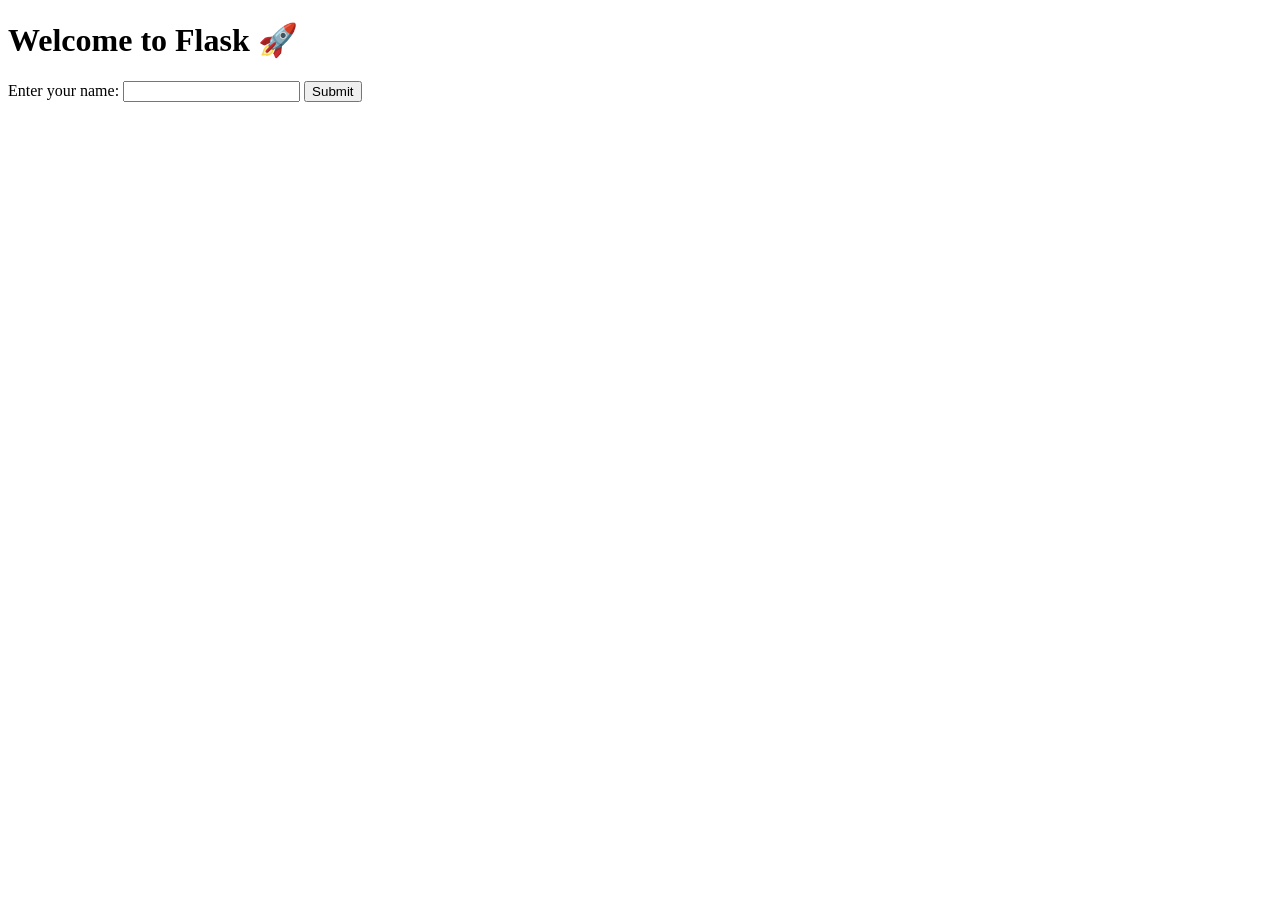
<file: beginner/web & apps/flask app/templates/index.html>
<!DOCTYPE html>
<html>
<head>
    <title>Flask Demo</title>
</head>
<body>
    <h1>Welcome to Flask 🚀</h1>
    <form action="/submit" method="POST">
        <label>Enter your name:</label>
        <input type="text" name="username" required>
        <button type="submit">Submit</button>
    </form>
</body>
</html>
</file>
